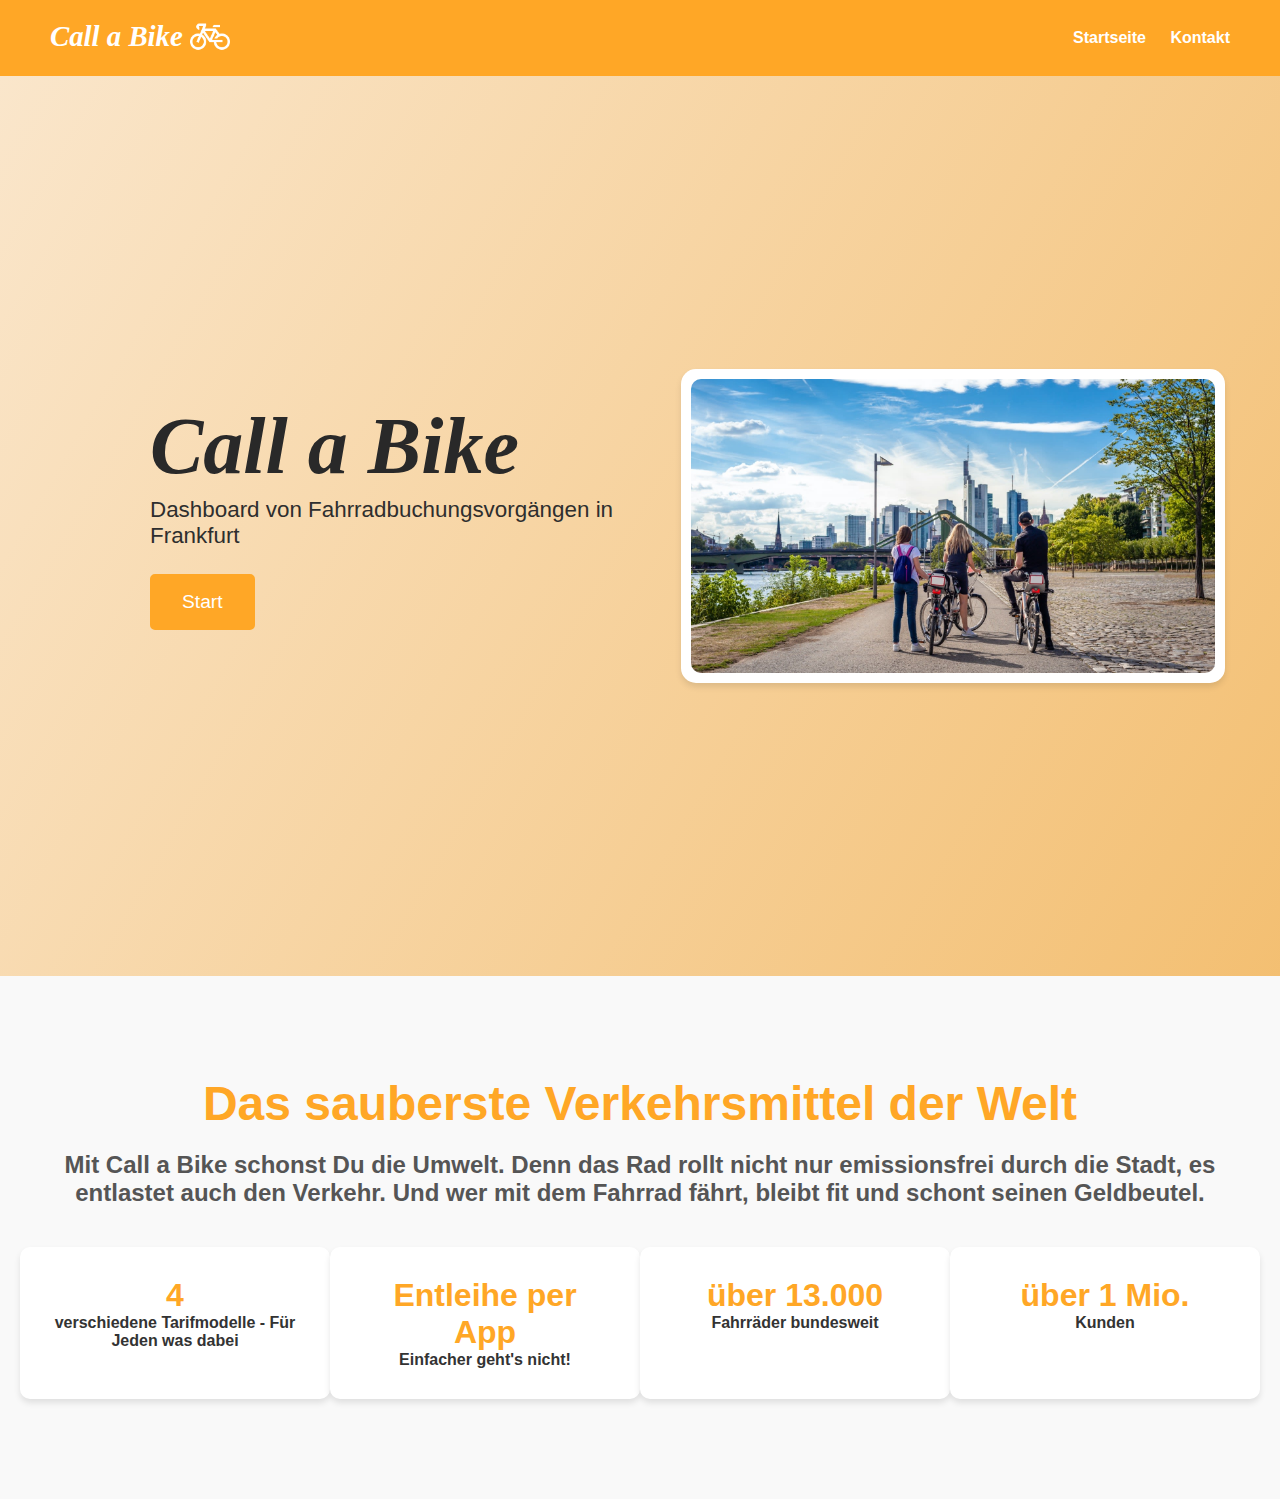
<file: Project/index.html>
<!DOCTYPE html>
<html lang="en">
<head>
  <meta charset="UTF-8">
  <meta name="viewport" content="width=device-width, initial-scale=1.0">
  <title>Call a Bike</title>
  <link rel="stylesheet" href="styles.css">
</head>
<body>
<div class="container">
  <!-- Header -->
  <header class="header">
    <div class="logo">
      Call a Bike
      <img src="icon.png" alt="Icon" class="logo-icon">
    </div>
    <nav class="nav">
      <a href="index.html">Startseite</a>
      <a href="contact.html">Kontakt</a>
    </nav>
  </header>

  <!-- Hero -->
  <section class="hero">
    <div class="hero-content">
      <h1>Call a Bike</h1>
      <p>Dashboard von Fahrradbuchungsvorgängen in Frankfurt</p>
      <button onclick="navigateToVisualization()">Start</button>
    </div>
    <div class="hero-image">
      <div class="image-container">
        <img src="Ffm.jpg" alt="Francfort_bike_img">
      </div>
    </div>
  </section>

  <!-- Description -->
  <section id="description" class="description">
    <h2>Das sauberste Verkehrsmittel der Welt</h2>
    <p>
      Mit Call a Bike schonst Du die Umwelt. Denn das Rad rollt nicht nur emissionsfrei durch die Stadt, es entlastet auch den Verkehr. Und wer mit dem Fahrrad fährt, bleibt fit und schont seinen Geldbeutel.
    </p>
    <div class="stats">
      <div><span>4</span> verschiedene Tarifmodelle -  Für Jeden was dabei</div>
      <div><span>Entleihe per App</span> Einfacher geht's nicht!</div>
      <div><span>über 13.000</span> Fahrräder bundesweit</div>
      <div><span>über 1 Mio.</span> Kunden</div>
    </div>
  </section>

  <!-- Start Button Navigation -->
<script>
  function navigateToVisualization() {
    window.location.href = "visualization.html";
  }
</script>
</body>
</html>
</file>
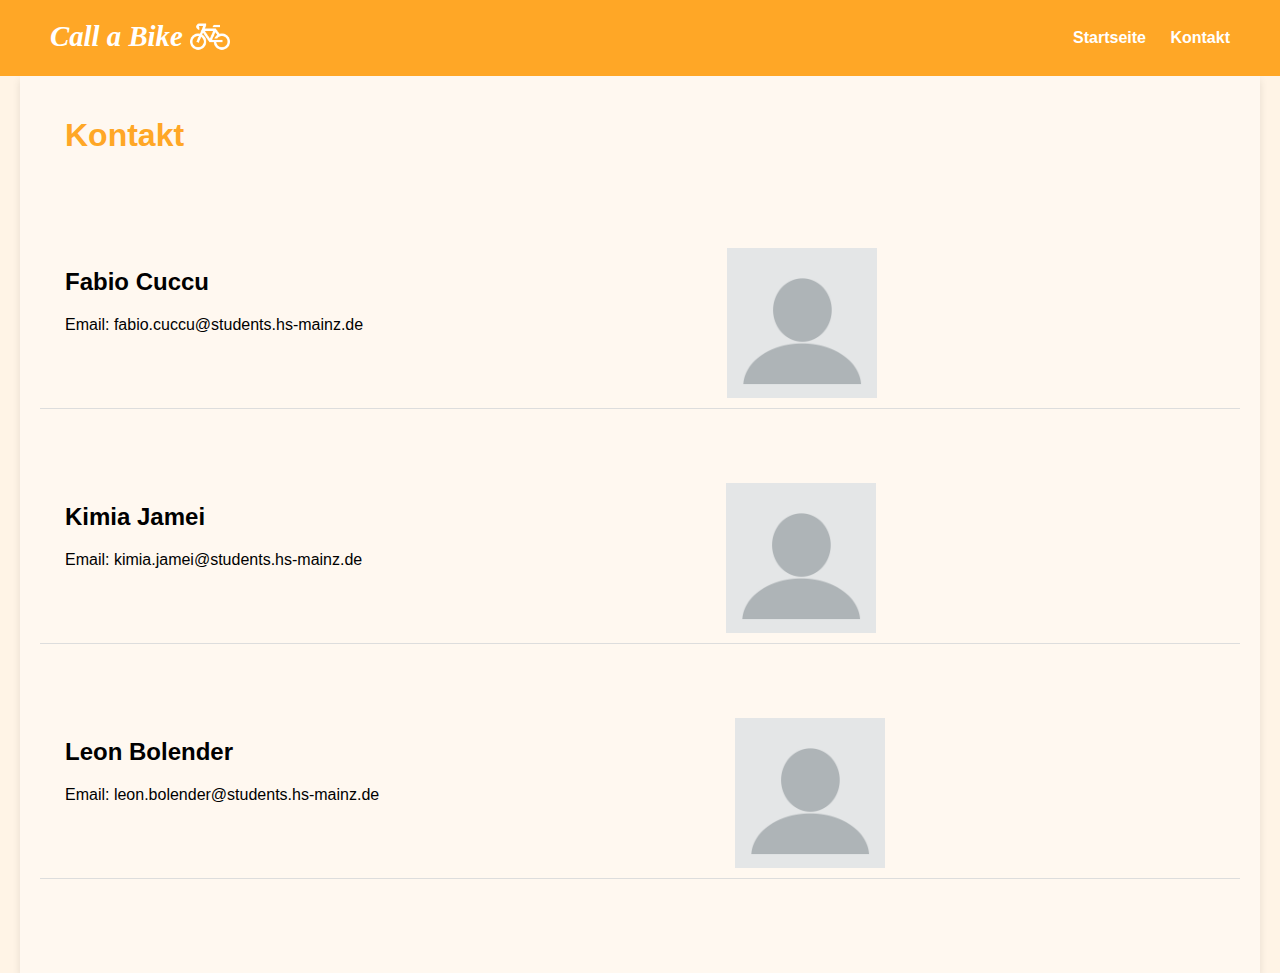
<file: Project/contact.html>
<!DOCTYPE html>
<html lang="en">
<head>
  <meta charset="UTF-8">
  <meta name="viewport" content="width=device-width, initial-scale=1.0">
  <title>Kontakt</title>
  <link rel="stylesheet" href="stylesContact.css">
</head>
<body>
<div class="container">
  <!-- Header -->
  <header class="header">
    <div class="logo">
      Call a Bike
      <img src="icon.png" alt="Icon" class="logo-icon">
    </div>
    <nav class="nav">
      <a href="index.html">Startseite</a>
      <a href="contact.html">Kontakt</a>
    </nav>
  </header>
  <main>
    <div class="contact">
        <h1>Kontakt</h1><br>
        <br><br><br>
        <div class="contact-content">
            <div class="contact-cuccu">
                <h2>Fabio Cuccu</h2>
                <p>Email: fabio.cuccu@students.hs-mainz.de</p>
            </div>
            <img src="profileimg.png" alt="Fabio Cuccu" class="contact-image">
            <br><br><br><br><br><br><br>
        </div> 
        <br><br><br>   
        <div class="contact-content">    
            <div class="contact-jamei">
                <h2>Kimia Jamei</h2>
                <p>Email: kimia.jamei@students.hs-mainz.de</p>
            </div>
            <img src="profileimg.png" alt="Kimia Jamei" class="contact-image">
            <br><br><br><br><br><br><br>
        </div> 
        <br><br><br>   
        <div class="contact-content">    
            <div class="contact-bolender">
                <h2>Leon Bolender</h2>
                <p>Email: leon.bolender@students.hs-mainz.de</p>
            </div>
            <img src="profileimg.png" alt="Leon Bolender" class="contact-image">
        <br><br><br><br><br><br><br><br>
        </div>
        <br><br><br>
    </div>
  </main>
  

</body>
</html>
</file>
<file: Project/styles.css>
body {
    font-family: Arial, Helvetica, sans-serif;
    font-style: italic;
    font-weight: normal;
    margin: 0;
    padding: 0;
    background: #f9f9f9;
    color: #333;
    overflow-x: hidden;
  }
  
  /* Full-Screen Layout Fix */
  .container {
    margin: 0;
    padding: 0;
    width: 100%;
  }
  
  /* Header */
  .header {
    display: flex;
    justify-content: space-between;
    align-items: center;
    padding: 20px 50px;
    background: #ffa726; 
    color: #fff;
    position: sticky;
    top: 0;
    z-index: 1000;
  }
  
  .header .logo {
    font-family: 'Times New Roman', Times, serif;
    font-size: 1.8em;
    font-weight: bold;
    align-items: center; /* Zentriert das Icon vertikal mit dem Text */
    gap: 10px;
  }

  .logo-icon {
    height: 40px;
    width: auto; /* Automatische Breite basierend auf der Höhe */
    display: inline-block;
    vertical-align: middle; 
    margin-top: -7px;
    filter: invert(1);
  }
  
  .header .nav a {
    margin-left: 20px;
    text-decoration: none;
    color: #fff;
    font-family: Arial, Helvetica, sans-serif;
    font-style: normal;
    font-weight: bold;
    transition: color 0.3s ease;
  }
  
  .header .nav a:hover {
    color: #ffd95b; 
  }
  
  /* Hero */
  .hero {
    height: 100vh;
    width: 100vw;
    display: flex;
    align-items: center;
    justify-content: space-between;
    padding: 0 50px;
    background: linear-gradient(120deg, #fae6cb, #f3bd6d);
    margin: 0;
  }
  
  .hero-content {
    max-width: 45%; 
  }
  
  .hero-content h1 {
    font-family: 'Times New Roman', Times, serif;
    font-size: 5em;
    margin: 0;
    color: #292929;
    margin-left: 100px;
  }
  
  .hero-content p {
    font-size: 1.4em;
    margin: 5px 0;
    color: #2e2e2e;
    margin-left: 100px;
    font-style: normal;
    font-family: Arial, Helvetica, sans-serif;
  }
  
  .hero-content button {
    background: #ffa726;
    color: #ffffff;
    padding: 15px 30px;
    margin: 20px 0;
    border: 2px solid #ffa726;
    border-radius: 5px;
    font-size: 1.2em;
    cursor: pointer;
    transition: background 0.3s ease, color 0.3s ease;
    margin-left: 100px;
  }
  
  .hero-content button:hover {
    background: #ffa726;
    color: #ffd95b;
  }
  
  .hero-image {
    flex: 1; 
    display: flex;
    justify-content: center;
    align-items: center;
    padding-right: 50px; 
  }
  
  .hero-image img {
    max-width: 100%;
    height: 98%;
  }
  
  /* Description */
  .description {
    background: #f9f9f9;
    color: #333;
    padding: 100px 20px;
    text-align: center;
    font-style: normal;
    font-family: Arial, Helvetica, sans-serif;
    font-weight: bold;
  }
  
  .description h2 {
    font-size: 3em;
    margin: 0;
    color: #ffa726;
    font-style: normal;
  }
  
  .description p {
    margin: 20px 0;
    font-size: 1.5em;
    color: #555;
    font-style: normal;
  }
  
  .stats {
    display: flex;
    justify-content: space-around;
    flex-wrap: wrap;
    margin-top: 40px;
  }
  
  .stats div {
    background: #fff;
    padding: 30px;
    border-radius: 10px;
    box-shadow: 0 4px 6px rgba(0, 0, 0, 0.1);
    text-align: center;
    width: 250px;
  }
  
  .stats div span {
    display: block;
    font-size: 2em;
    color: #ffa726;
  }
  
  /* Visualization */
  .visualization {
    padding: 100px 20px;
    background: #fff;
    color: #333;
    text-align: center;
  }
  
  .visualization h3 {
    font-size: 2.5em;
    margin: 0;
  }
  
  .visualization p {
    margin: 20px 0;
    font-size: 1.2em;
  }

  .image-container {
    background: #fff; 
    padding: 10px; 
    border-radius: 15px;
    box-shadow: 0 4px 6px rgba(0, 0, 0, 0.1); 
    width: 80%; 
    height: 80%; 
    display: flex; /* Flexbox für Bildausrichtung */
    justify-content: center; 
    align-items: center; 
    overflow: hidden; /* Verhindert, dass das Bild über den Container hinausgeht */
  }
  
  .image-container img {
    max-width: 100%; 
    max-height: 100%; 
    object-fit: cover; /* Schneidet das Bild zu, um den Container auszufüllen */
    border-radius: 10px; /* Abgerundete Ecken */
  }
</file>
<file: Project/stylesContact.css>
body {
    font-family: Arial, Helvetica, sans-serif;
    margin: 0;
    padding: 0;
    background-color: #fff4e6;
}

main {
    padding: 20px;
    max-width: 1200px;
    margin: auto;
    background-color: #fff8f0;
    box-shadow: 0 4px 8px rgba(0, 0, 0, 0.1);
}

/* Full-Screen Layout */
.container {
    margin: 0;
    padding: 0;
    width: 100%;
  }
  
  /* Header */
  .header {
    display: flex;
    justify-content: space-between;
    align-items: center;
    padding: 20px 50px;
    background: #ffa726; 
    color: #fff;
    position: sticky;
    top: 0;
    z-index: 1000;
  }
  
  .header .logo {
    font-family: 'Times New Roman', Times, serif;
    font-size: 1.8em;
    font-weight: bold;
    align-items: center; 
    gap: 10px;
    font-style: italic;
  }

  .logo-icon {
    height: 40px; 
    width: auto; 
    display: inline-block;
    vertical-align: middle; 
    margin-top: -7px;
    filter: invert(1);
  }
  
  .header .nav a {
    margin-left: 20px;
    text-decoration: none;
    color: #fff;
    font-family: Arial, Helvetica, sans-serif;
    font-style: normal;
    font-weight: bold;
    transition: color 0.3s ease;
  }
  
  .header .nav a:hover {
    color: #ffd95b; 
  }

  .contact h1 {
    font-size: 2em;
    color: #ffa726;
    font-weight: bold;
    padding-left: 25px;
  }

  .contact-cuccu {
    padding-left: 25px;
  }

  .contact-jamei {
    padding-left: 25px;
  }

  .contact-bolender {
    padding-left: 25px;
  }

  .contact-content {
    display: flex;
    align-items: start; /* Vertikale Ausrichtung der Inhalte */
    justify-content: space-between; /* Text und Bild trennen */
    margin-bottom: 20px;
    padding-bottom: 10px;
    border-bottom: 1px solid #ddd;
}

  .contact-image {
    width: 150px; 
    height: 150px; 
    object-fit: cover; 
}
</file>
